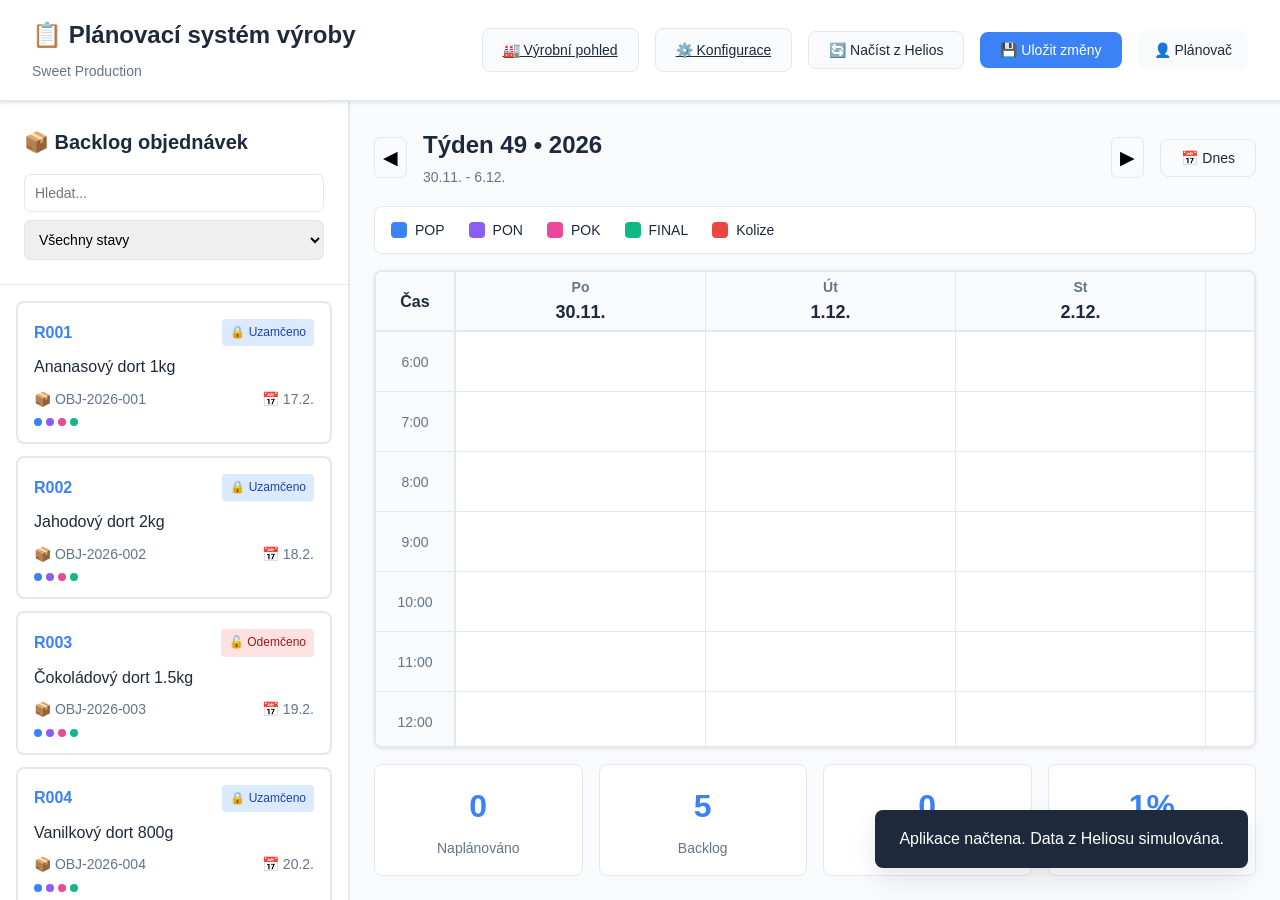
<file: index.html>
<!DOCTYPE html>
<html lang="cs">
<head>
    <meta charset="UTF-8">
    <meta name="viewport" content="width=device-width, initial-scale=1.0">
    <title>Plánovací systém - Sweet Production</title>
    <link rel="stylesheet" href="styles.css">
</head>
<body>
    <div class="app-container">
        <!-- Header -->
        <header class="app-header">
            <div class="header-left">
                <h1>📋 Plánovací systém výroby</h1>
                <span class="company-name">Sweet Production</span>
            </div>
            <div class="header-right">
                <a href="production_view.html" class="btn btn-secondary" title="Výrobní plán">
                    🏭 Výrobní pohled
                </a>
                <a href="config.html" class="btn btn-secondary" title="Konfigurace">
                    ⚙️ Konfigurace
                </a>
                <button class="btn btn-secondary" onclick="app.loadFromHelios()">
                    🔄 Načíst z Helios
                </button>
                <button class="btn btn-primary" onclick="app.saveToHelios()">
                    💾 Uložit změny
                </button>
                <div class="user-info">
                    <span>👤 Plánovač</span>
                </div>
            </div>
        </header>

        <!-- Main Content -->
        <div class="main-content">
            <!-- Sidebar - Backlog -->
            <aside class="sidebar">
                <div class="sidebar-header">
                    <h2>📦 Backlog objednávek</h2>
                    <div class="filters">
                        <input type="text" placeholder="Hledat..." class="search-input" id="searchInput">
                        <select class="filter-select" id="statusFilter">
                            <option value="all">Všechny stavy</option>
                            <option value="backlog">Backlog</option>
                            <option value="planned">Naplánováno</option>
                        </select>
                    </div>
                </div>
                <div class="backlog-list" id="backlogList">
                    <!-- Backlog items will be populated by JavaScript -->
                </div>
            </aside>

            <!-- Planning Area -->
            <main class="planning-area">
                <!-- Week Navigation -->
                <div class="week-navigation">
                    <button class="btn-icon" onclick="app.previousWeek()">◀</button>
                    <div class="week-info">
                        <h2 id="weekTitle">Týden 7 • 2026</h2>
                        <span class="date-range" id="dateRange">17. 2. - 23. 2. 2026</span>
                    </div>
                    <button class="btn-icon" onclick="app.nextWeek()">▶</button>
                    <button class="btn btn-secondary" onclick="app.goToToday()">📅 Dnes</button>
                </div>

                <!-- Legend -->
                <div class="legend">
                    <div class="legend-item">
                        <span class="legend-color" style="background: #3b82f6;"></span>
                        <span>POP</span>
                    </div>
                    <div class="legend-item">
                        <span class="legend-color" style="background: #8b5cf6;"></span>
                        <span>PON</span>
                    </div>
                    <div class="legend-item">
                        <span class="legend-color" style="background: #ec4899;"></span>
                        <span>POK</span>
                    </div>
                    <div class="legend-item">
                        <span class="legend-color" style="background: #10b981;"></span>
                        <span>FINAL</span>
                    </div>
                    <div class="legend-item">
                        <span class="legend-color conflict" style="background: #ef4444;"></span>
                        <span>Kolize</span>
                    </div>
                </div>

                <!-- Planning Grid -->
                <div class="planning-grid" id="planningGrid">
                    <!-- Time column -->
                    <div class="time-column">
                        <div class="time-header">Čas</div>
                        <div class="time-slots" id="timeSlots">
                            <!-- Time slots will be populated by JavaScript -->
                        </div>
                    </div>

                    <!-- Day columns will be populated by JavaScript -->
                </div>

                <!-- Statistics -->
                <div class="statistics">
                    <div class="stat-card">
                        <div class="stat-value" id="statPlanned">0</div>
                        <div class="stat-label">Naplánováno</div>
                    </div>
                    <div class="stat-card">
                        <div class="stat-value" id="statBacklog">0</div>
                        <div class="stat-label">Backlog</div>
                    </div>
                    <div class="stat-card">
                        <div class="stat-value" id="statConflicts">0</div>
                        <div class="stat-label">Kolizí</div>
                    </div>
                    <div class="stat-card">
                        <div class="stat-value" id="statCapacity">0%</div>
                        <div class="stat-label">Využití</div>
                    </div>
                </div>
            </main>
        </div>

        <!-- Detail Panel (Modal) -->
        <div class="modal" id="detailModal">
            <div class="modal-content">
                <div class="modal-header">
                    <h3 id="modalTitle">Detail výrobního receptu</h3>
                    <button class="btn-close" onclick="app.closeModal()">✕</button>
                </div>
                <div class="modal-body" id="modalBody">
                    <!-- Detail content will be populated by JavaScript -->
                </div>
                <div class="modal-footer">
                    <label>
                        <input type="checkbox" id="lockToggle" onchange="app.toggleLock()">
                        🔒 Příkazy uzamčeny (pohybují se společně)
                    </label>
                    <div class="modal-actions">
                        <button class="btn btn-secondary" onclick="app.closeModal()">Zavřít</button>
                        <button class="btn btn-danger" onclick="app.deleteRecipe()">🗑️ Smazat</button>
                        <button class="btn btn-primary" onclick="app.saveChanges()">💾 Uložit</button>
                    </div>
                </div>
            </div>
        </div>

        <!-- Notification Toast -->
        <div class="toast" id="toast">
            <span id="toastMessage"></span>
        </div>
    </div>

    <script src="app.js"></script>
</body>
</html>
</file>
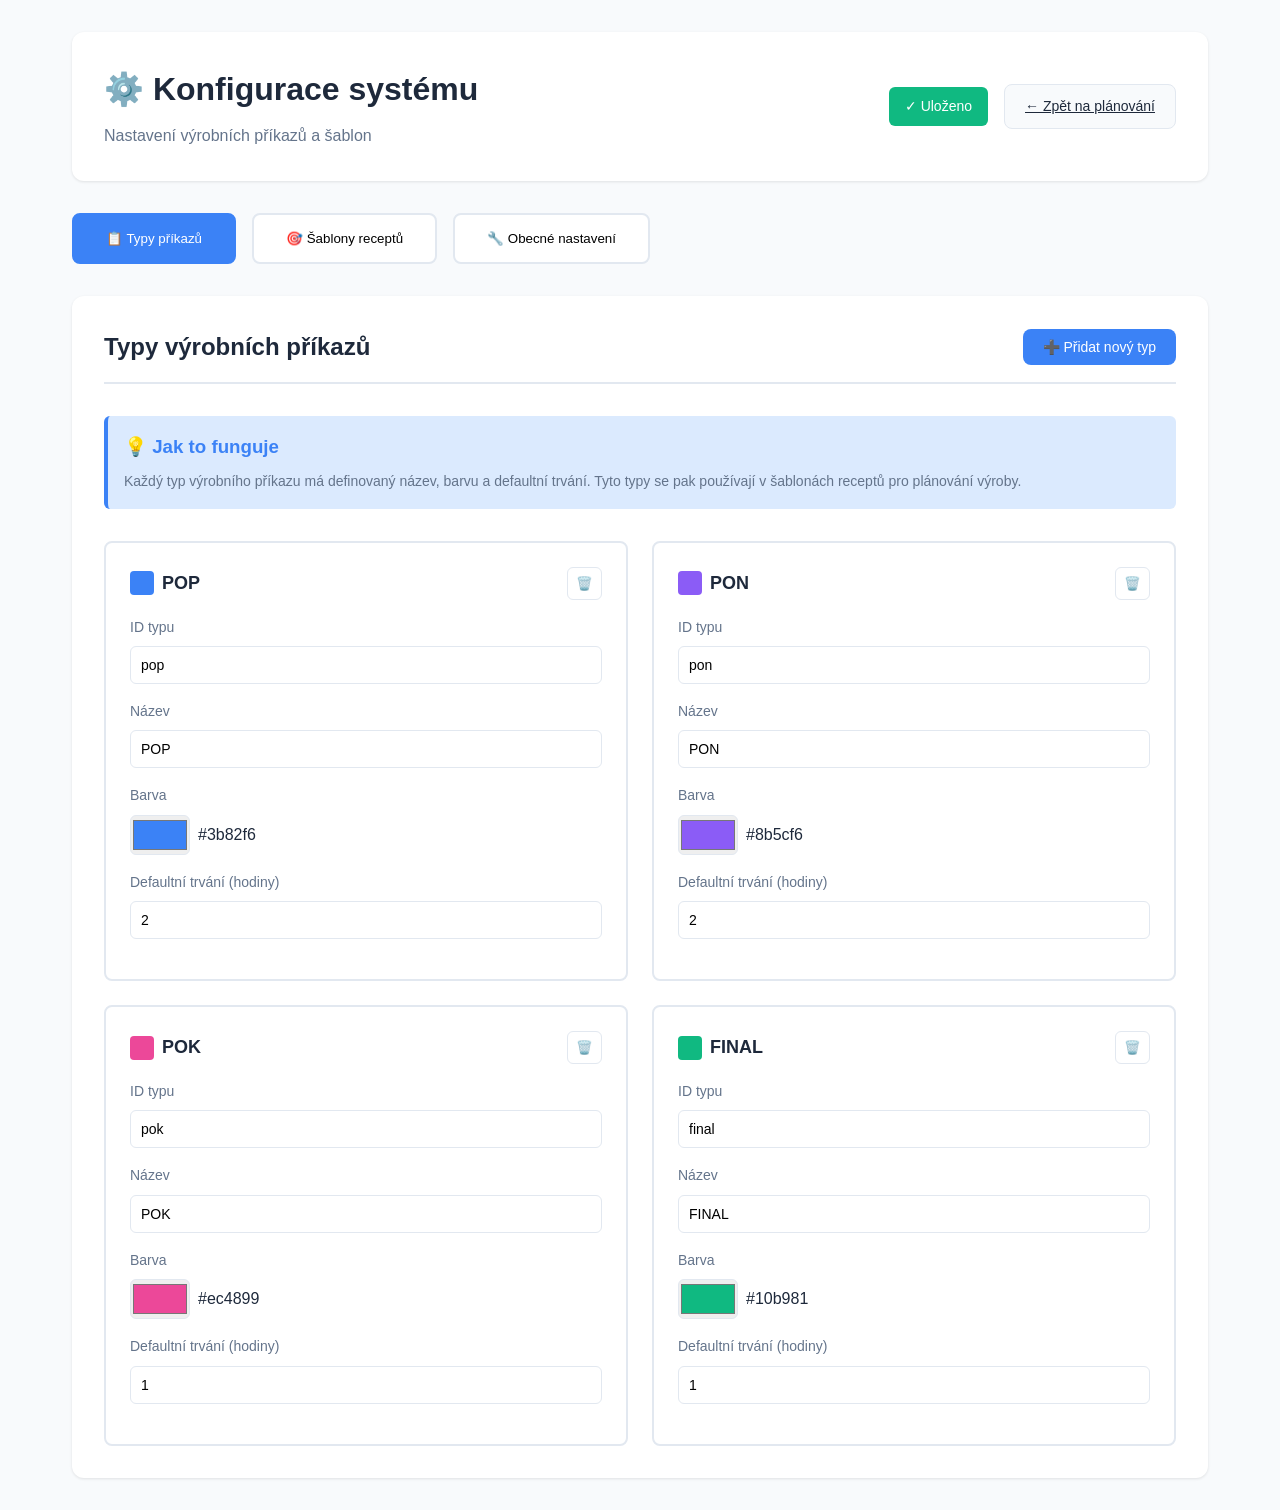
<file: config.html>
<!DOCTYPE html>
<html lang="cs">
<head>
    <meta charset="UTF-8">
    <meta name="viewport" content="width=device-width, initial-scale=1.0">
    <title>Konfigurace - Plánovací systém</title>
    <link rel="stylesheet" href="styles.css">
    <style>
        .config-container {
            max-width: 1200px;
            margin: 0 auto;
            padding: 2rem;
        }

        .config-header {
            background: white;
            padding: 2rem;
            border-radius: 12px;
            margin-bottom: 2rem;
            box-shadow: var(--shadow);
        }

        .config-nav {
            display: flex;
            gap: 1rem;
            margin-bottom: 2rem;
        }

        .nav-tab {
            padding: 1rem 2rem;
            border: 2px solid var(--border-color);
            background: white;
            border-radius: 8px;
            cursor: pointer;
            transition: all 0.2s;
            font-weight: 500;
        }

        .nav-tab.active {
            border-color: var(--primary-color);
            background: var(--primary-color);
            color: white;
        }

        .config-section {
            background: white;
            padding: 2rem;
            border-radius: 12px;
            box-shadow: var(--shadow);
            display: none;
        }

        .config-section.active {
            display: block;
        }

        .section-header {
            display: flex;
            justify-content: space-between;
            align-items: center;
            margin-bottom: 2rem;
            padding-bottom: 1rem;
            border-bottom: 2px solid var(--border-color);
        }

        .section-header h2 {
            font-size: 1.5rem;
        }

        .config-grid {
            display: grid;
            grid-template-columns: repeat(auto-fill, minmax(350px, 1fr));
            gap: 1.5rem;
        }

        .config-card {
            border: 2px solid var(--border-color);
            border-radius: 8px;
            padding: 1.5rem;
            transition: all 0.2s;
        }

        .config-card:hover {
            border-color: var(--primary-color);
            box-shadow: var(--shadow-lg);
        }

        .card-header {
            display: flex;
            justify-content: space-between;
            align-items: center;
            margin-bottom: 1rem;
        }

        .card-title {
            font-weight: 600;
            font-size: 1.125rem;
            display: flex;
            align-items: center;
            gap: 0.5rem;
        }

        .card-color {
            width: 24px;
            height: 24px;
            border-radius: 4px;
        }

        .form-group {
            margin-bottom: 1rem;
        }

        .form-label {
            display: block;
            font-weight: 500;
            margin-bottom: 0.5rem;
            color: var(--text-secondary);
            font-size: 0.875rem;
        }

        .form-input {
            width: 100%;
            padding: 0.625rem;
            border: 1px solid var(--border-color);
            border-radius: 6px;
            font-size: 0.875rem;
        }

        .form-input:focus {
            outline: none;
            border-color: var(--primary-color);
        }

        .btn-icon-small {
            padding: 0.5rem;
            background: transparent;
            border: 1px solid var(--border-color);
            border-radius: 6px;
            cursor: pointer;
            transition: all 0.2s;
        }

        .btn-icon-small:hover {
            background: var(--danger-color);
            border-color: var(--danger-color);
            color: white;
        }

        .add-command-form {
            background: var(--bg-primary);
            padding: 1.5rem;
            border-radius: 8px;
            margin-top: 2rem;
        }

        .form-row {
            display: grid;
            grid-template-columns: 1fr 1fr;
            gap: 1rem;
        }

        .color-picker-wrapper {
            display: flex;
            gap: 0.5rem;
            align-items: center;
        }

        .color-input {
            width: 60px;
            height: 40px;
            border: 1px solid var(--border-color);
            border-radius: 6px;
            cursor: pointer;
        }

        .saved-indicator {
            display: inline-flex;
            align-items: center;
            gap: 0.5rem;
            padding: 0.5rem 1rem;
            background: var(--success-color);
            color: white;
            border-radius: 6px;
            font-size: 0.875rem;
            opacity: 0;
            transition: opacity 0.3s;
        }

        .saved-indicator.show {
            opacity: 1;
        }

        .info-box {
            background: #dbeafe;
            border-left: 4px solid var(--primary-color);
            padding: 1rem;
            border-radius: 6px;
            margin-bottom: 2rem;
        }

        .info-box h3 {
            margin-bottom: 0.5rem;
            color: var(--primary-color);
        }

        .info-box p {
            color: var(--text-secondary);
            font-size: 0.875rem;
            margin: 0;
        }

        .recipe-template-list {
            list-style: none;
        }

        .recipe-template-item {
            border: 2px solid var(--border-color);
            border-radius: 8px;
            padding: 1rem;
            margin-bottom: 1rem;
        }

        .template-commands {
            display: flex;
            gap: 0.5rem;
            margin-top: 0.75rem;
            flex-wrap: wrap;
        }

        .command-badge {
            padding: 0.5rem 1rem;
            border-radius: 6px;
            font-size: 0.875rem;
            font-weight: 500;
            color: white;
        }
    </style>
</head>
<body>
    <div class="config-container">
        <!-- Header -->
        <div class="config-header">
            <div style="display: flex; justify-content: space-between; align-items: center;">
                <div>
                    <h1>⚙️ Konfigurace systému</h1>
                    <p style="color: var(--text-secondary); margin-top: 0.5rem;">
                        Nastavení výrobních příkazů a šablon
                    </p>
                </div>
                <div style="display: flex; gap: 1rem; align-items: center;">
                    <span class="saved-indicator" id="savedIndicator">
                        ✓ Uloženo
                    </span>
                    <a href="index.html" class="btn btn-secondary">← Zpět na plánování</a>
                </div>
            </div>
        </div>

        <!-- Navigation -->
        <div class="config-nav">
            <button class="nav-tab active" onclick="switchTab('commands')">
                📋 Typy příkazů
            </button>
            <button class="nav-tab" onclick="switchTab('templates')">
                🎯 Šablony receptů
            </button>
            <button class="nav-tab" onclick="switchTab('general')">
                🔧 Obecné nastavení
            </button>
        </div>

        <!-- Commands Configuration -->
        <div class="config-section active" id="commands-section">
            <div class="section-header">
                <h2>Typy výrobních příkazů</h2>
                <button class="btn btn-primary" onclick="configApp.showAddCommandForm()">
                    ➕ Přidat nový typ
                </button>
            </div>

            <div class="info-box">
                <h3>💡 Jak to funguje</h3>
                <p>
                    Každý typ výrobního příkazu má definovaný název, barvu a defaultní trvání.
                    Tyto typy se pak používají v šablonách receptů pro plánování výroby.
                </p>
            </div>

            <div class="config-grid" id="commandsGrid">
                <!-- Commands will be populated by JavaScript -->
            </div>

            <!-- Add Command Form -->
            <div class="add-command-form" id="addCommandForm" style="display: none;">
                <h3 style="margin-bottom: 1rem;">Přidat nový typ příkazu</h3>
                <div class="form-row">
                    <div class="form-group">
                        <label class="form-label">ID typu (např. pop)</label>
                        <input type="text" class="form-input" id="newCommandId" placeholder="pop">
                    </div>
                    <div class="form-group">
                        <label class="form-label">Název (pro zobrazení)</label>
                        <input type="text" class="form-input" id="newCommandName" placeholder="POP">
                    </div>
                </div>
                <div class="form-row">
                    <div class="form-group">
                        <label class="form-label">Barva</label>
                        <div class="color-picker-wrapper">
                            <input type="color" class="color-input" id="newCommandColor" value="#3b82f6">
                            <span id="colorPreview">#3b82f6</span>
                        </div>
                    </div>
                    <div class="form-group">
                        <label class="form-label">Defaultní trvání (hodiny)</label>
                        <input type="number" class="form-input" id="newCommandDuration" value="2" min="1" max="24">
                    </div>
                </div>
                <div style="display: flex; gap: 0.5rem; margin-top: 1rem;">
                    <button class="btn btn-primary" onclick="configApp.addCommand()">Přidat</button>
                    <button class="btn btn-secondary" onclick="configApp.hideAddCommandForm()">Zrušit</button>
                </div>
            </div>
        </div>

        <!-- Templates Configuration -->
        <div class="config-section" id="templates-section">
            <div class="section-header">
                <h2>Šablony receptů</h2>
                <button class="btn btn-primary" onclick="configApp.showAddTemplateForm()">
                    ➕ Vytvořit šablonu
                </button>
            </div>

            <div class="info-box">
                <h3>💡 Jak to funguje</h3>
                <p>
                    Šablona receptu definuje sekvenci výrobních příkazů a jejich časové rozestupy.
                    Při plánování nové objednávky můžete vybrat šablonu a systém automaticky vytvoří všechny potřebné příkazy.
                </p>
            </div>

            <ul class="recipe-template-list" id="templatesList">
                <!-- Templates will be populated by JavaScript -->
            </ul>
        </div>

        <!-- General Configuration -->
        <div class="config-section" id="general-section">
            <div class="section-header">
                <h2>Obecné nastavení</h2>
            </div>

            <div class="config-card">
                <div class="form-group">
                    <label class="form-label">Pracovní doba - začátek (hodina)</label>
                    <input type="number" class="form-input" id="workStartHour" value="6" min="0" max="23">
                </div>
                <div class="form-group">
                    <label class="form-label">Pracovní doba - konec (hodina)</label>
                    <input type="number" class="form-input" id="workEndHour" value="22" min="0" max="23">
                </div>
                <div class="form-group">
                    <label class="form-label">Helios API URL</label>
                    <input type="text" class="form-input" id="heliosApiUrl" placeholder="https://helios.company.cz/api">
                </div>
                <div class="form-group">
                    <label class="form-label">Auto-refresh interval (sekundy)</label>
                    <input type="number" class="form-input" id="refreshInterval" value="30" min="10" max="300">
                </div>
                <button class="btn btn-primary" onclick="configApp.saveGeneralSettings()">
                    💾 Uložit nastavení
                </button>
            </div>
        </div>
    </div>

    <script src="config.js"></script>
</body>
</html>
</file>
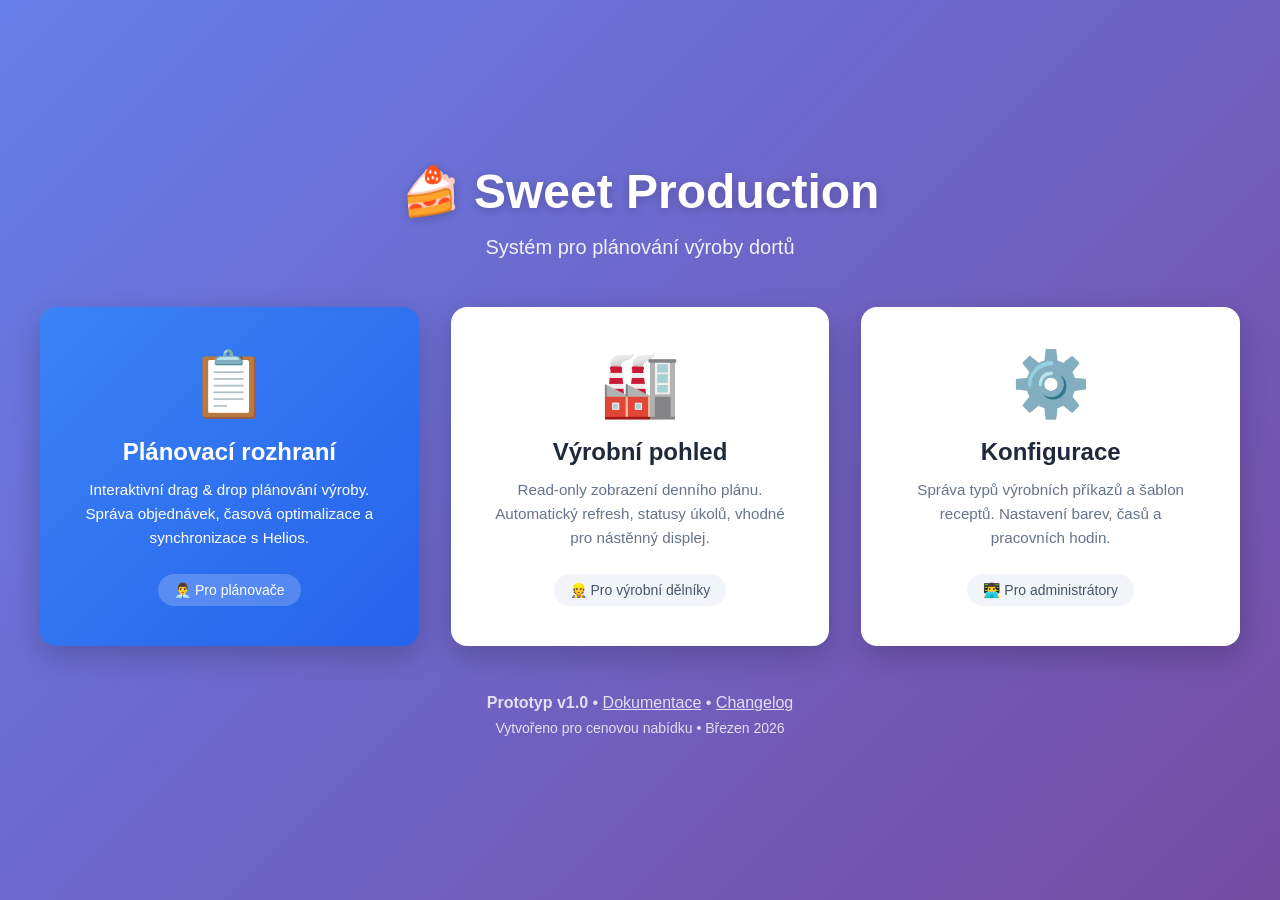
<file: launcher.html>
<!DOCTYPE html>
<html lang="cs">
<head>
    <meta charset="UTF-8">
    <meta name="viewport" content="width=device-width, initial-scale=1.0">
    <title>Sweet Production - Launcher</title>
    <style>
        * {
            margin: 0;
            padding: 0;
            box-sizing: border-box;
        }

        body {
            font-family: -apple-system, BlinkMacSystemFont, 'Segoe UI', Roboto, sans-serif;
            background: linear-gradient(135deg, #667eea 0%, #764ba2 100%);
            min-height: 100vh;
            display: flex;
            align-items: center;
            justify-content: center;
            padding: 2rem;
        }

        .launcher-container {
            max-width: 1200px;
            width: 100%;
        }

        .header {
            text-align: center;
            color: white;
            margin-bottom: 3rem;
        }

        .header h1 {
            font-size: 3rem;
            margin-bottom: 1rem;
            text-shadow: 0 2px 10px rgba(0,0,0,0.2);
        }

        .header p {
            font-size: 1.25rem;
            opacity: 0.9;
        }

        .apps-grid {
            display: grid;
            grid-template-columns: repeat(auto-fit, minmax(300px, 1fr));
            gap: 2rem;
        }

        .app-card {
            background: white;
            border-radius: 16px;
            padding: 2.5rem;
            text-align: center;
            transition: all 0.3s;
            cursor: pointer;
            text-decoration: none;
            color: inherit;
            display: block;
            box-shadow: 0 10px 30px rgba(0,0,0,0.2);
        }

        .app-card:hover {
            transform: translateY(-10px);
            box-shadow: 0 20px 40px rgba(0,0,0,0.3);
        }

        .app-icon {
            font-size: 4rem;
            margin-bottom: 1rem;
        }

        .app-title {
            font-size: 1.5rem;
            font-weight: 600;
            margin-bottom: 0.75rem;
            color: #1e293b;
        }

        .app-description {
            color: #64748b;
            font-size: 0.95rem;
            line-height: 1.6;
            margin-bottom: 1.5rem;
        }

        .app-role {
            display: inline-block;
            padding: 0.5rem 1rem;
            background: #f1f5f9;
            border-radius: 20px;
            font-size: 0.875rem;
            color: #475569;
            font-weight: 500;
        }

        .app-card.primary {
            background: linear-gradient(135deg, #3b82f6 0%, #2563eb 100%);
            color: white;
        }

        .app-card.primary .app-title,
        .app-card.primary .app-description {
            color: white;
        }

        .app-card.primary .app-role {
            background: rgba(255,255,255,0.2);
            color: white;
        }

        .footer {
            text-align: center;
            color: white;
            margin-top: 3rem;
            opacity: 0.8;
        }

        .footer a {
            color: white;
            text-decoration: underline;
        }

        @media (max-width: 768px) {
            .header h1 {
                font-size: 2rem;
            }

            .apps-grid {
                grid-template-columns: 1fr;
            }
        }
    </style>
</head>
<body>
    <div class="launcher-container">
        <div class="header">
            <h1>🍰 Sweet Production</h1>
            <p>Systém pro plánování výroby dortů</p>
        </div>

        <div class="apps-grid">
            <!-- Planning App -->
            <a href="index.html" class="app-card primary">
                <div class="app-icon">📋</div>
                <div class="app-title">Plánovací rozhraní</div>
                <div class="app-description">
                    Interaktivní drag & drop plánování výroby.
                    Správa objednávek, časová optimalizace a synchronizace s Helios.
                </div>
                <div class="app-role">👨‍💼 Pro plánovače</div>
            </a>

            <!-- Production View -->
            <a href="production_view.html" class="app-card">
                <div class="app-icon">🏭</div>
                <div class="app-title">Výrobní pohled</div>
                <div class="app-description">
                    Read-only zobrazení denního plánu.
                    Automatický refresh, statusy úkolů, vhodné pro nástěnný displej.
                </div>
                <div class="app-role">👷 Pro výrobní dělníky</div>
            </a>

            <!-- Configuration -->
            <a href="config.html" class="app-card">
                <div class="app-icon">⚙️</div>
                <div class="app-title">Konfigurace</div>
                <div class="app-description">
                    Správa typů výrobních příkazů a šablon receptů.
                    Nastavení barev, časů a pracovních hodin.
                </div>
                <div class="app-role">👨‍💻 Pro administrátory</div>
            </a>
        </div>

        <div class="footer">
            <p>
                <strong>Prototyp v1.0</strong> • 
                <a href="README.md">Dokumentace</a> • 
                <a href="CHANGELOG.md">Changelog</a>
            </p>
            <p style="margin-top: 0.5rem; font-size: 0.875rem;">
                Vytvořeno pro cenovou nabídku • Březen 2026
            </p>
        </div>
    </div>

    <script>
        // Log access for demo purposes
        console.log('Sweet Production Launcher loaded');
        console.log('Available apps:', {
            planning: 'index.html',
            production: 'production_view.html',
            config: 'config.html'
        });
    </script>
</body>
</html>
</file>
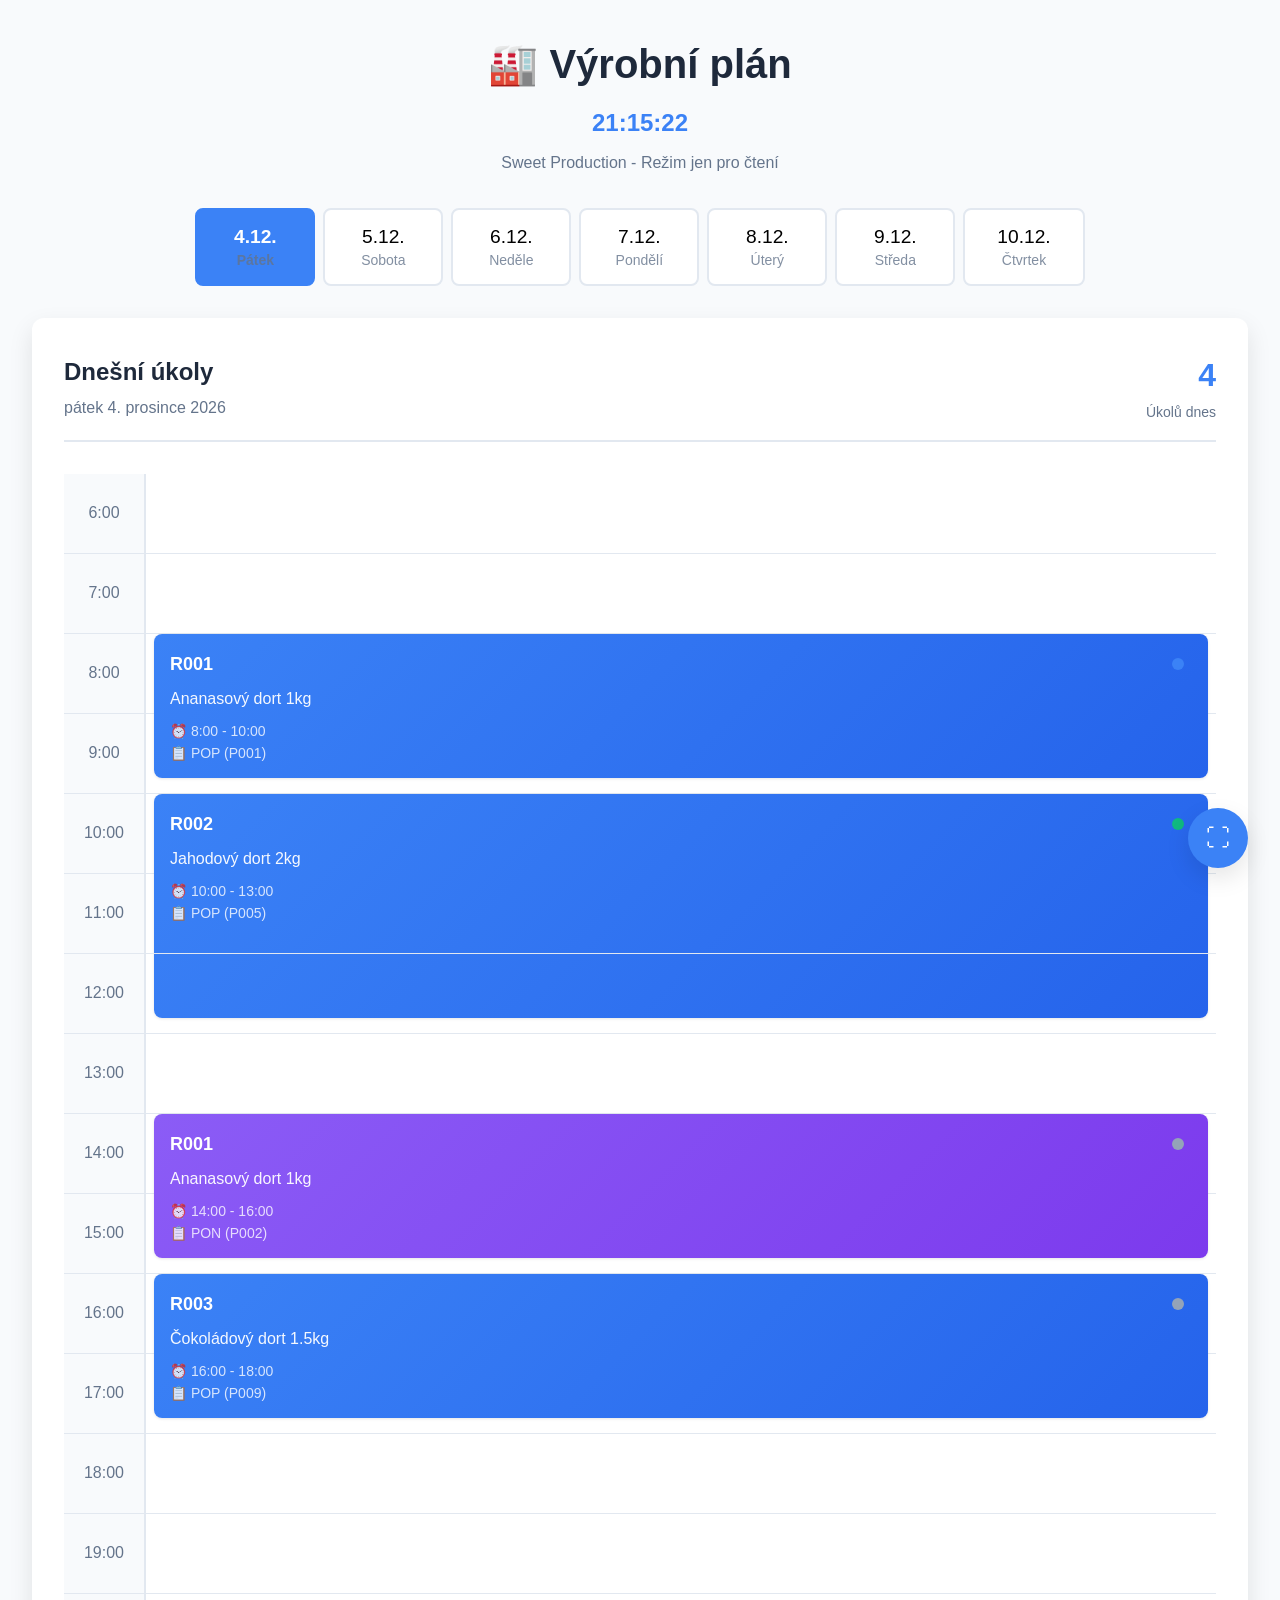
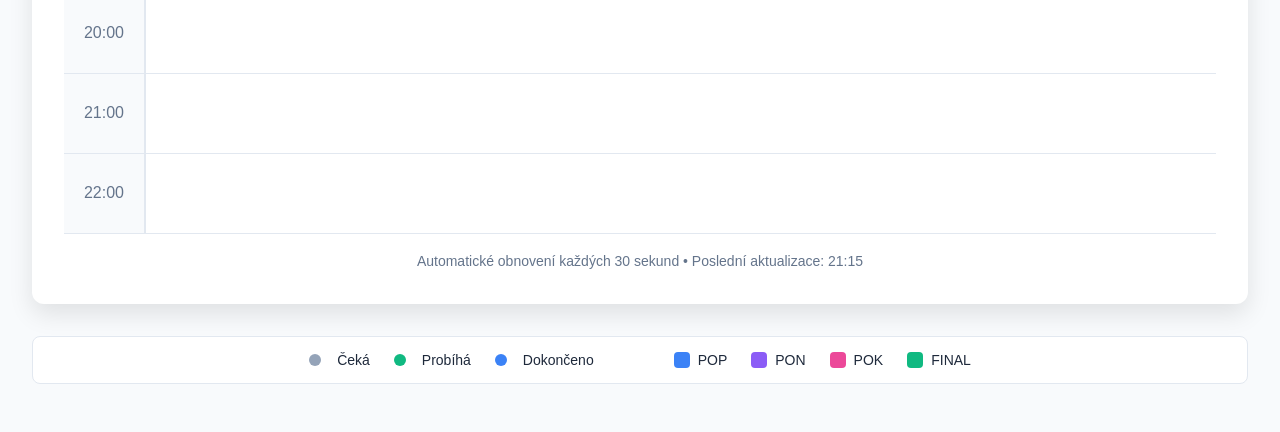
<file: production_view.html>
<!DOCTYPE html>
<html lang="cs">
<head>
    <meta charset="UTF-8">
    <meta name="viewport" content="width=device-width, initial-scale=1.0">
    <title>Výrobní plán - Sweet Production</title>
    <link rel="stylesheet" href="styles.css">
    <style>
        /* Additional styles for production view */
        .production-container {
            max-width: 1400px;
            margin: 0 auto;
            padding: 2rem;
        }

        .production-header {
            text-align: center;
            margin-bottom: 2rem;
        }

        .production-header h1 {
            font-size: 2.5rem;
            margin-bottom: 0.5rem;
        }

        .current-time {
            font-size: 1.5rem;
            color: var(--primary-color);
            font-weight: 600;
        }

        .day-selector {
            display: flex;
            justify-content: center;
            gap: 0.5rem;
            margin-bottom: 2rem;
            flex-wrap: wrap;
        }

        .day-button {
            padding: 1rem 2rem;
            border: 2px solid var(--border-color);
            background: white;
            border-radius: 8px;
            cursor: pointer;
            transition: all 0.2s;
            font-size: 1rem;
            min-width: 120px;
        }

        .day-button:hover {
            border-color: var(--primary-color);
            background: var(--bg-primary);
        }

        .day-button.active {
            border-color: var(--primary-color);
            background: var(--primary-color);
            color: white;
            font-weight: 600;
        }

        .day-button .date {
            display: block;
            font-size: 1.2rem;
            margin-bottom: 0.25rem;
        }

        .day-button .day-name {
            display: block;
            font-size: 0.875rem;
            opacity: 0.8;
        }

        .production-timeline {
            background: white;
            border-radius: 12px;
            padding: 2rem;
            box-shadow: var(--shadow-lg);
        }

        .timeline-header {
            display: flex;
            justify-content: space-between;
            align-items: center;
            margin-bottom: 2rem;
            padding-bottom: 1rem;
            border-bottom: 2px solid var(--border-color);
        }

        .timeline-header h2 {
            font-size: 1.5rem;
        }

        .timeline-grid {
            display: grid;
            grid-template-columns: 80px 1fr;
            gap: 0;
        }

        .timeline-time {
            display: flex;
            align-items: center;
            justify-content: center;
            height: 80px;
            border-bottom: 1px solid var(--border-color);
            font-weight: 500;
            color: var(--text-secondary);
            background: var(--bg-primary);
        }

        .timeline-slot {
            position: relative;
            height: 80px;
            border-bottom: 1px solid var(--border-color);
            border-left: 2px solid var(--border-color);
        }

        .timeline-item {
            position: absolute;
            left: 8px;
            right: 8px;
            padding: 1rem;
            border-radius: 8px;
            box-shadow: var(--shadow);
        }

        .timeline-item-header {
            display: flex;
            justify-content: space-between;
            align-items: center;
            margin-bottom: 0.5rem;
        }

        .timeline-item-id {
            font-weight: 700;
            font-size: 1.125rem;
            color: white;
        }

        .timeline-item-title {
            font-size: 1rem;
            color: rgba(255,255,255,0.95);
            font-weight: 500;
            margin-bottom: 0.5rem;
        }

        .timeline-item-meta {
            font-size: 0.875rem;
            color: rgba(255,255,255,0.8);
        }

        .timeline-item.type-pop { background: linear-gradient(135deg, #3b82f6, #2563eb); }
        .timeline-item.type-pon { background: linear-gradient(135deg, #8b5cf6, #7c3aed); }
        .timeline-item.type-pok { background: linear-gradient(135deg, #ec4899, #db2777); }
        .timeline-item.type-final { background: linear-gradient(135deg, #10b981, #059669); }

        .timeline-item.current {
            border: 3px solid #fbbf24;
            animation: glow 2s infinite;
        }

        @keyframes glow {
            0%, 100% { box-shadow: 0 0 20px rgba(251, 191, 36, 0.5); }
            50% { box-shadow: 0 0 30px rgba(251, 191, 36, 0.8); }
        }

        .status-indicator {
            display: inline-block;
            width: 12px;
            height: 12px;
            border-radius: 50%;
            margin-right: 0.5rem;
        }

        .status-pending { background: #94a3b8; }
        .status-in-progress { background: #10b981; animation: pulse 2s infinite; }
        .status-completed { background: #3b82f6; }

        .no-tasks {
            text-align: center;
            padding: 4rem;
            color: var(--text-secondary);
            font-size: 1.25rem;
        }

        .refresh-info {
            text-align: center;
            color: var(--text-secondary);
            font-size: 0.875rem;
            margin-top: 1rem;
        }

        .full-screen-toggle {
            position: fixed;
            bottom: 2rem;
            right: 2rem;
            padding: 1rem;
            background: var(--primary-color);
            color: white;
            border: none;
            border-radius: 50%;
            width: 60px;
            height: 60px;
            font-size: 1.5rem;
            cursor: pointer;
            box-shadow: var(--shadow-lg);
            transition: all 0.2s;
        }

        .full-screen-toggle:hover {
            transform: scale(1.1);
            background: #2563eb;
        }
    </style>
</head>
<body>
    <div class="production-container">
        <!-- Header -->
        <div class="production-header">
            <h1>🏭 Výrobní plán</h1>
            <div class="current-time" id="currentTime"></div>
            <p style="color: var(--text-secondary); margin-top: 0.5rem;">Sweet Production - Režim jen pro čtení</p>
        </div>

        <!-- Day Selector -->
        <div class="day-selector" id="daySelector">
            <!-- Days will be populated by JavaScript -->
        </div>

        <!-- Timeline -->
        <div class="production-timeline">
            <div class="timeline-header">
                <div>
                    <h2 id="timelineTitle">Dnešní úkoly</h2>
                    <p style="color: var(--text-secondary); margin-top: 0.25rem;" id="timelineSubtitle"></p>
                </div>
                <div style="text-align: right;">
                    <div style="font-size: 2rem; font-weight: 700; color: var(--primary-color);" id="taskCount">0</div>
                    <div style="font-size: 0.875rem; color: var(--text-secondary);">Úkolů dnes</div>
                </div>
            </div>

            <div class="timeline-grid" id="timelineGrid">
                <!-- Timeline will be populated by JavaScript -->
            </div>

            <div class="refresh-info" id="refreshInfo">
                Automatické obnovení každých 30 sekund • Poslední aktualizace: <span id="lastUpdate">--:--</span>
            </div>
        </div>

        <!-- Legend -->
        <div class="legend" style="margin-top: 2rem; justify-content: center;">
            <div class="legend-item">
                <span class="status-indicator status-pending"></span>
                <span>Čeká</span>
            </div>
            <div class="legend-item">
                <span class="status-indicator status-in-progress"></span>
                <span>Probíhá</span>
            </div>
            <div class="legend-item">
                <span class="status-indicator status-completed"></span>
                <span>Dokončeno</span>
            </div>
            <div style="margin-left: 2rem;"></div>
            <div class="legend-item">
                <span class="legend-color" style="background: #3b82f6;"></span>
                <span>POP</span>
            </div>
            <div class="legend-item">
                <span class="legend-color" style="background: #8b5cf6;"></span>
                <span>PON</span>
            </div>
            <div class="legend-item">
                <span class="legend-color" style="background: #ec4899;"></span>
                <span>POK</span>
            </div>
            <div class="legend-item">
                <span class="legend-color" style="background: #10b981;"></span>
                <span>FINAL</span>
            </div>
        </div>
    </div>

    <!-- Full Screen Toggle -->
    <button class="full-screen-toggle" onclick="toggleFullScreen()" title="Celá obrazovka">
        ⛶
    </button>

    <script src="production_view.js"></script>
</body>
</html>
</file>
<file: styles.css>
/* Reset and Base Styles */
* {
    margin: 0;
    padding: 0;
    box-sizing: border-box;
}

:root {
    --primary-color: #3b82f6;
    --secondary-color: #8b5cf6;
    --success-color: #10b981;
    --danger-color: #ef4444;
    --warning-color: #f59e0b;
    --bg-primary: #f8fafc;
    --bg-secondary: #ffffff;
    --border-color: #e2e8f0;
    --text-primary: #1e293b;
    --text-secondary: #64748b;
    --shadow: 0 1px 3px rgba(0,0,0,0.1);
    --shadow-lg: 0 10px 25px rgba(0,0,0,0.1);
}

body {
    font-family: -apple-system, BlinkMacSystemFont, 'Segoe UI', Roboto, 'Helvetica Neue', Arial, sans-serif;
    background: var(--bg-primary);
    color: var(--text-primary);
    line-height: 1.6;
}

/* App Container */
.app-container {
    display: flex;
    flex-direction: column;
    height: 100vh;
    overflow: hidden;
}

/* Header */
.app-header {
    background: var(--bg-secondary);
    border-bottom: 2px solid var(--border-color);
    padding: 1rem 2rem;
    display: flex;
    justify-content: space-between;
    align-items: center;
    box-shadow: var(--shadow);
    z-index: 100;
}

.header-left h1 {
    font-size: 1.5rem;
    font-weight: 600;
    margin-bottom: 0.25rem;
}

.company-name {
    color: var(--text-secondary);
    font-size: 0.875rem;
}

.header-right {
    display: flex;
    gap: 1rem;
    align-items: center;
}

.user-info {
    padding: 0.5rem 1rem;
    background: var(--bg-primary);
    border-radius: 8px;
    font-size: 0.875rem;
}

/* Buttons */
.btn {
    padding: 0.625rem 1.25rem;
    border: none;
    border-radius: 8px;
    font-size: 0.875rem;
    font-weight: 500;
    cursor: pointer;
    transition: all 0.2s;
    display: inline-flex;
    align-items: center;
    gap: 0.5rem;
}

.btn-primary {
    background: var(--primary-color);
    color: white;
}

.btn-primary:hover {
    background: #2563eb;
    transform: translateY(-1px);
}

.btn-secondary {
    background: var(--bg-primary);
    color: var(--text-primary);
    border: 1px solid var(--border-color);
}

.btn-secondary:hover {
    background: #e2e8f0;
}

.btn-danger {
    background: var(--danger-color);
    color: white;
}

.btn-danger:hover {
    background: #dc2626;
}

.btn-icon {
    padding: 0.5rem;
    background: transparent;
    border: 1px solid var(--border-color);
    border-radius: 6px;
    cursor: pointer;
    font-size: 1.2rem;
    transition: all 0.2s;
}

.btn-icon:hover {
    background: var(--bg-primary);
}

.btn-close {
    background: transparent;
    border: none;
    font-size: 1.5rem;
    cursor: pointer;
    color: var(--text-secondary);
    padding: 0.25rem;
}

/* Main Content */
.main-content {
    display: flex;
    flex: 1;
    overflow: hidden;
}

/* Sidebar */
.sidebar {
    width: 350px;
    background: var(--bg-secondary);
    border-right: 2px solid var(--border-color);
    display: flex;
    flex-direction: column;
    overflow: hidden;
}

.sidebar-header {
    padding: 1.5rem;
    border-bottom: 1px solid var(--border-color);
}

.sidebar-header h2 {
    font-size: 1.25rem;
    margin-bottom: 1rem;
}

.filters {
    display: flex;
    flex-direction: column;
    gap: 0.5rem;
}

.search-input, .filter-select {
    padding: 0.625rem;
    border: 1px solid var(--border-color);
    border-radius: 6px;
    font-size: 0.875rem;
}

.backlog-list {
    flex: 1;
    overflow-y: auto;
    padding: 1rem;
}

/* Backlog Item */
.backlog-item {
    background: white;
    border: 2px solid var(--border-color);
    border-radius: 8px;
    padding: 1rem;
    margin-bottom: 0.75rem;
    cursor: move;
    transition: all 0.2s;
}

.backlog-item:hover {
    border-color: var(--primary-color);
    box-shadow: var(--shadow-lg);
    transform: translateY(-2px);
}

.backlog-item.dragging {
    opacity: 0.5;
    transform: rotate(3deg);
}

.backlog-item-header {
    display: flex;
    justify-content: space-between;
    align-items: center;
    margin-bottom: 0.5rem;
}

.backlog-item-id {
    font-weight: 600;
    color: var(--primary-color);
}

.backlog-badge {
    padding: 0.25rem 0.5rem;
    border-radius: 4px;
    font-size: 0.75rem;
    font-weight: 500;
}

.badge-locked {
    background: #dbeafe;
    color: #1e40af;
}

.badge-unlocked {
    background: #fee2e2;
    color: #991b1b;
}

.backlog-item-title {
    font-weight: 500;
    margin-bottom: 0.5rem;
}

.backlog-item-meta {
    display: flex;
    justify-content: space-between;
    font-size: 0.875rem;
    color: var(--text-secondary);
}

.backlog-item-commands {
    display: flex;
    gap: 0.25rem;
    margin-top: 0.5rem;
    flex-wrap: wrap;
}

.command-dot {
    width: 8px;
    height: 8px;
    border-radius: 50%;
}

/* Planning Area */
.planning-area {
    flex: 1;
    display: flex;
    flex-direction: column;
    padding: 1.5rem;
    overflow: hidden;
}

.week-navigation {
    display: flex;
    align-items: center;
    gap: 1rem;
    margin-bottom: 1rem;
}

.week-info {
    flex: 1;
}

.week-info h2 {
    font-size: 1.5rem;
    font-weight: 600;
}

.date-range {
    color: var(--text-secondary);
    font-size: 0.875rem;
}

/* Legend */
.legend {
    display: flex;
    gap: 1.5rem;
    margin-bottom: 1rem;
    padding: 0.75rem 1rem;
    background: var(--bg-secondary);
    border-radius: 8px;
    border: 1px solid var(--border-color);
}

.legend-item {
    display: flex;
    align-items: center;
    gap: 0.5rem;
    font-size: 0.875rem;
}

.legend-color {
    width: 16px;
    height: 16px;
    border-radius: 4px;
}

.legend-color.conflict {
    animation: pulse 2s infinite;
}

@keyframes pulse {
    0%, 100% { opacity: 1; }
    50% { opacity: 0.5; }
}

/* Planning Grid */
.planning-grid {
    flex: 1;
    display: flex;
    overflow-x: auto;
    overflow-y: auto;
    background: var(--bg-secondary);
    border: 2px solid var(--border-color);
    border-radius: 8px;
    box-shadow: var(--shadow);
}

.time-column {
    min-width: 80px;
    background: var(--bg-primary);
    border-right: 2px solid var(--border-color);
    position: sticky;
    left: 0;
    z-index: 10;
}

.time-header {
    height: 60px;
    display: flex;
    align-items: center;
    justify-content: center;
    font-weight: 600;
    border-bottom: 2px solid var(--border-color);
    background: var(--bg-primary);
}

.time-slots {
    display: flex;
    flex-direction: column;
}

.time-slot {
    height: 60px;
    display: flex;
    align-items: center;
    justify-content: center;
    border-bottom: 1px solid var(--border-color);
    font-size: 0.875rem;
    color: var(--text-secondary);
}

/* Day Column */
.day-column {
    min-width: 250px;
    flex: 1;
    border-right: 1px solid var(--border-color);
}

.day-column:last-child {
    border-right: none;
}

.day-header {
    height: 60px;
    display: flex;
    flex-direction: column;
    align-items: center;
    justify-content: center;
    border-bottom: 2px solid var(--border-color);
    background: var(--bg-primary);
    font-weight: 600;
}

.day-name {
    font-size: 0.875rem;
    color: var(--text-secondary);
}

.day-date {
    font-size: 1.125rem;
}

.day-header.today {
    background: #dbeafe;
    color: var(--primary-color);
}

.day-slots {
    position: relative;
    display: flex;
    flex-direction: column;
}

.day-slot {
    height: 60px;
    border-bottom: 1px solid var(--border-color);
    position: relative;
    transition: background 0.2s;
}

.day-slot.drag-over {
    background: #dbeafe;
}

/* Planned Item */
.planned-item {
    position: absolute;
    left: 4px;
    right: 4px;
    padding: 0.5rem;
    border-radius: 6px;
    cursor: move;
    transition: all 0.2s;
    box-shadow: var(--shadow);
    border: 2px solid transparent;
    overflow: hidden;
}

.planned-item:hover {
    box-shadow: var(--shadow-lg);
    transform: translateY(-2px);
    z-index: 5;
}

.planned-item.dragging {
    opacity: 0.5;
    transform: rotate(2deg);
}

.planned-item.conflict {
    border-color: var(--danger-color);
    animation: shake 0.5s;
}

@keyframes shake {
    0%, 100% { transform: translateX(0); }
    25% { transform: translateX(-4px); }
    75% { transform: translateX(4px); }
}

.planned-item-header {
    display: flex;
    justify-content: space-between;
    align-items: center;
    margin-bottom: 0.25rem;
}

.planned-item-id {
    font-weight: 600;
    font-size: 0.875rem;
    color: white;
}

.planned-item-lock {
    font-size: 0.75rem;
}

.planned-item-title {
    font-size: 0.75rem;
    color: rgba(255,255,255,0.9);
    white-space: nowrap;
    overflow: hidden;
    text-overflow: ellipsis;
}

.planned-item-time {
    font-size: 0.625rem;
    color: rgba(255,255,255,0.8);
    margin-top: 0.25rem;
}

/* Item Colors by Type */
.planned-item.type-pop { background: linear-gradient(135deg, #3b82f6, #2563eb); }
.planned-item.type-pon { background: linear-gradient(135deg, #8b5cf6, #7c3aed); }
.planned-item.type-pok { background: linear-gradient(135deg, #ec4899, #db2777); }
.planned-item.type-final { background: linear-gradient(135deg, #10b981, #059669); }

/* Statistics */
.statistics {
    display: grid;
    grid-template-columns: repeat(4, 1fr);
    gap: 1rem;
    margin-top: 1rem;
}

.stat-card {
    background: var(--bg-secondary);
    padding: 1rem;
    border-radius: 8px;
    border: 1px solid var(--border-color);
    text-align: center;
}

.stat-value {
    font-size: 2rem;
    font-weight: 700;
    color: var(--primary-color);
}

.stat-label {
    font-size: 0.875rem;
    color: var(--text-secondary);
    margin-top: 0.25rem;
}

/* Modal */
.modal {
    display: none;
    position: fixed;
    top: 0;
    left: 0;
    right: 0;
    bottom: 0;
    background: rgba(0,0,0,0.5);
    z-index: 1000;
    align-items: center;
    justify-content: center;
}

.modal.active {
    display: flex;
}

.modal-content {
    background: var(--bg-secondary);
    border-radius: 12px;
    width: 90%;
    max-width: 600px;
    max-height: 90vh;
    display: flex;
    flex-direction: column;
    box-shadow: 0 25px 50px rgba(0,0,0,0.3);
}

.modal-header {
    display: flex;
    justify-content: space-between;
    align-items: center;
    padding: 1.5rem;
    border-bottom: 1px solid var(--border-color);
}

.modal-body {
    flex: 1;
    overflow-y: auto;
    padding: 1.5rem;
}

.modal-footer {
    padding: 1.5rem;
    border-top: 1px solid var(--border-color);
    display: flex;
    justify-content: space-between;
    align-items: center;
}

.modal-actions {
    display: flex;
    gap: 0.5rem;
}

/* Detail List */
.detail-list {
    list-style: none;
}

.detail-item {
    display: flex;
    justify-content: space-between;
    padding: 0.75rem 0;
    border-bottom: 1px solid var(--border-color);
}

.detail-item:last-child {
    border-bottom: none;
}

.detail-label {
    font-weight: 500;
    color: var(--text-secondary);
}

.detail-value {
    font-weight: 600;
}

/* Command List in Modal */
.command-list {
    margin-top: 1rem;
}

.command-item {
    background: var(--bg-primary);
    padding: 1rem;
    border-radius: 6px;
    margin-bottom: 0.5rem;
    border-left: 4px solid;
}

.command-item.type-pop { border-color: #3b82f6; }
.command-item.type-pon { border-color: #8b5cf6; }
.command-item.type-pok { border-color: #ec4899; }
.command-item.type-final { border-color: #10b981; }

.command-header {
    display: flex;
    justify-content: space-between;
    font-weight: 600;
    margin-bottom: 0.5rem;
}

.command-time {
    font-size: 0.875rem;
    color: var(--text-secondary);
}

/* Toast Notification */
.toast {
    position: fixed;
    bottom: 2rem;
    right: 2rem;
    background: var(--text-primary);
    color: white;
    padding: 1rem 1.5rem;
    border-radius: 8px;
    box-shadow: var(--shadow-lg);
    transform: translateY(200%);
    transition: transform 0.3s;
    z-index: 2000;
}

.toast.show {
    transform: translateY(0);
}

/* Scrollbar Styling */
::-webkit-scrollbar {
    width: 8px;
    height: 8px;
}

::-webkit-scrollbar-track {
    background: var(--bg-primary);
}

::-webkit-scrollbar-thumb {
    background: var(--border-color);
    border-radius: 4px;
}

::-webkit-scrollbar-thumb:hover {
    background: var(--text-secondary);
}

/* Responsive */
@media (max-width: 1200px) {
    .sidebar {
        width: 300px;
    }
    
    .statistics {
        grid-template-columns: repeat(2, 1fr);
    }
}

@media (max-width: 768px) {
    .app-header {
        flex-direction: column;
        gap: 1rem;
    }
    
    .header-right {
        width: 100%;
        justify-content: space-between;
    }
    
    .sidebar {
        display: none;
    }
    
    .legend {
        flex-wrap: wrap;
    }
    
    .statistics {
        grid-template-columns: 1fr;
    }
}
</file>
